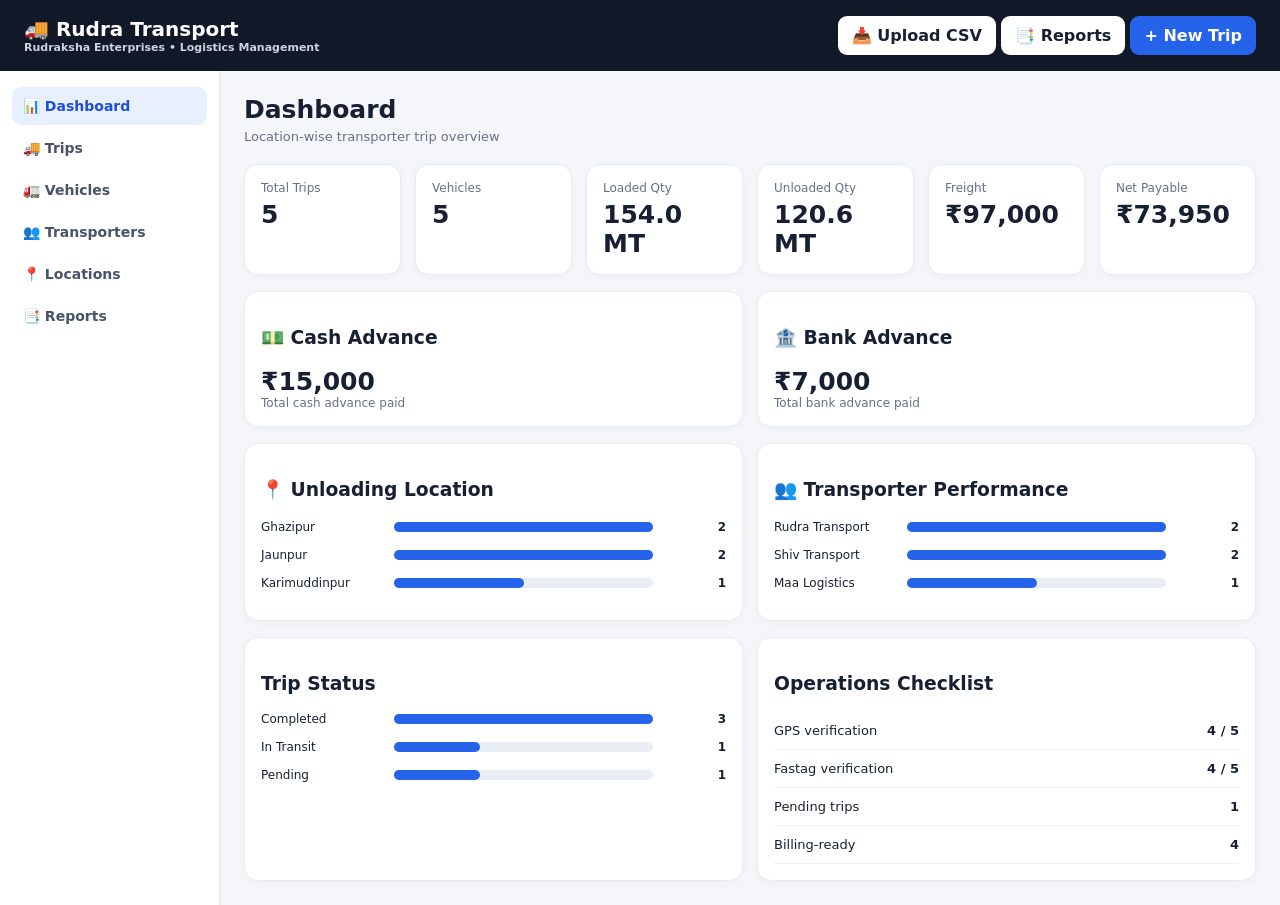
<file: index.html>
<!doctype html><html><head><meta charset='UTF-8'><meta name='viewport' content='width=device-width,initial-scale=1'><title>Dashboard | Rudra</title><link rel='stylesheet' href='style.css'></head><body><header class='top'><div class='brand'>🚚 Rudra Transport<small>Rudraksha Enterprises • Logistics Management</small></div><div><a class='btn' href='upload.html'>📥 Upload CSV</a> <a class='btn' href='reports.html'>📑 Reports</a> <a class='btn primary' href='trips.html'>+ New Trip</a></div></header><div class='layout'><nav><a class='nav active' href='index.html'>📊 Dashboard</a><a class='nav ' href='trips.html'>🚚 Trips</a><a class='nav ' href='vehicles.html'>🚛 Vehicles</a><a class='nav ' href='transporters.html'>👥 Transporters</a><a class='nav ' href='locations.html'>📍 Locations</a><a class='nav ' href='reports.html'>📑 Reports</a></nav><main><h1 class='title'>Dashboard</h1><p class='subtitle'>Location-wise transporter trip overview</p><div class='grid g6' id='kpi'></div><div class='grid g2' style='margin-top:16px'><div class='card'><h3>💵 Cash Advance</h3><div class='value' id='cashAdvance'>₹0</div><div class='muted'>Total cash advance paid</div></div><div class='card'><h3>🏦 Bank Advance</h3><div class='value' id='bankAdvance'>₹0</div><div class='muted'>Total bank advance paid</div></div></div><div class='grid g2' style='margin-top:16px'><div class='card'><h3>📍 Unloading Location</h3><div id='loc'></div></div><div class='card'><h3>👥 Transporter Performance</h3><div id='tr'></div></div></div><div class='grid g2' style='margin-top:16px'><div class='card'><h3>Trip Status</h3><div id='status'></div></div><div class='card'><h3>Operations Checklist</h3><div class='statrow'><span>GPS verification</span><b>4 / 5</b></div><div class='statrow'><span>Fastag verification</span><b>4 / 5</b></div><div class='statrow'><span>Pending trips</span><b>1</b></div><div class='statrow'><span>Billing-ready</span><b>4</b></div></div></div></main></div><script>const sampleTrips=[{tripId:'TR-1001',date:'2026-09-18',vehicleNo:'UP64BT1234',transporter:'Rudra Transport',loadingLocation:'Vindhyanagar',unloadingLocation:'Ghazipur',gatePassNo:'GP-901',challanNo:'CH-501',loadingQty:30,unloadingQty:29.6,freight:18500,cashAdvance:3000,bankAdvance:2000,deductions:300,hsdSlipNo:'HSD-701',gps:'Verified',fastag:'Verified',status:'Completed'},{tripId:'TR-1002',date:'2026-09-18',vehicleNo:'UP64CT5678',transporter:'Shiv Transport',loadingLocation:'Vindhyanagar',unloadingLocation:'Jaunpur',gatePassNo:'GP-902',challanNo:'CH-502',loadingQty:31,unloadingQty:30.7,freight:21000,cashAdvance:4000,bankAdvance:0,deductions:250,hsdSlipNo:'HSD-702',gps:'Verified',fastag:'Verified',status:'In Transit'},{tripId:'TR-1003',date:'2026-09-19',vehicleNo:'UP64DT7788',transporter:'Rudra Transport',loadingLocation:'Vindhyanagar',unloadingLocation:'Karimuddinpur',gatePassNo:'GP-903',challanNo:'CH-503',loadingQty:30,unloadingQty:29.8,freight:17500,cashAdvance:2500,bankAdvance:2500,deductions:200,hsdSlipNo:'HSD-703',gps:'Verified',fastag:'Pending',status:'Completed'},{tripId:'TR-1004',date:'2026-09-20',vehicleNo:'UP64ET8899',transporter:'Maa Logistics',loadingLocation:'Vindhyanagar',unloadingLocation:'Ghazipur',gatePassNo:'GP-904',challanNo:'CH-504',loadingQty:32,unloadingQty:0,freight:19000,cashAdvance:2000,bankAdvance:1000,deductions:0,hsdSlipNo:'HSD-704',gps:'Pending',fastag:'Verified',status:'Pending'},{tripId:'TR-1005',date:'2026-09-20',vehicleNo:'UP64FT9900',transporter:'Shiv Transport',loadingLocation:'Vindhyanagar',unloadingLocation:'Jaunpur',gatePassNo:'GP-905',challanNo:'CH-505',loadingQty:31,unloadingQty:30.5,freight:21000,cashAdvance:3500,bankAdvance:1500,deductions:300,hsdSlipNo:'HSD-705',gps:'Verified',fastag:'Verified',status:'Completed'}]; const trips=JSON.parse(localStorage.getItem('rudraTripsV1')||'null')||sampleTrips;</script><script>let money=n=>'₹'+Math.round(n).toLocaleString('en-IN');let fre=trips.reduce((s,x)=>s+x.freight,0),cash=trips.reduce((s,x)=>s+x.cashAdvance,0),bank=trips.reduce((s,x)=>s+x.bankAdvance,0),adv=cash+bank,ded=trips.reduce((s,x)=>s+x.deductions,0);document.getElementById('cashAdvance').textContent=money(cash);document.getElementById('bankAdvance').textContent=money(bank);document.getElementById('kpi').innerHTML=[['Total Trips',trips.length],['Vehicles',new Set(trips.map(x=>x.vehicleNo)).size],['Loaded Qty',trips.reduce((s,x)=>s+x.loadingQty,0).toFixed(1)+' MT'],['Unloaded Qty',trips.reduce((s,x)=>s+x.unloadingQty,0).toFixed(1)+' MT'],['Freight',money(fre)],['Net Payable',money(fre-adv-ded)]].map(x=>'<div class="card"><div class="label">'+x[0]+'</div><div class="value">'+x[1]+'</div></div>').join('');function bars(id,key){let o={};trips.forEach(x=>o[x[key]]=(o[x[key]]||0)+1);let mx=Math.max(1,...Object.values(o));document.getElementById(id).innerHTML=Object.entries(o).map(x=>'<div class="bar"><span class="name">'+x[0]+'</span><div class="track"><div class="fill" style="width:'+(x[1]/mx*100)+'%"></div></div><b>'+x[1]+'</b></div>').join('')}bars('loc','unloadingLocation');bars('tr','transporter');bars('status','status');</script></body></html>
</file>
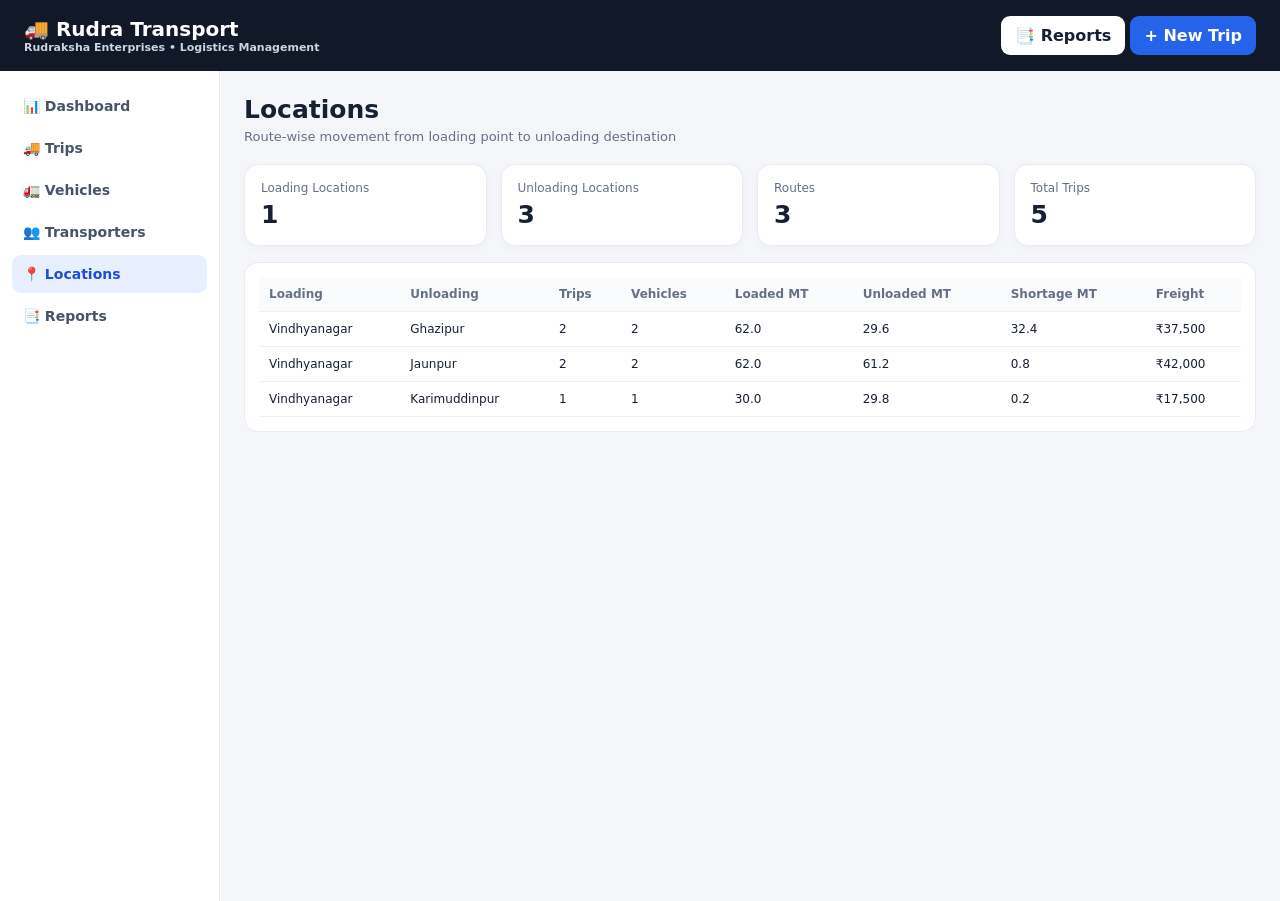
<file: locations.html>
<!doctype html><html><head><meta charset='UTF-8'><meta name='viewport' content='width=device-width,initial-scale=1'><title>Locations | Rudra</title><link rel='stylesheet' href='style.css'></head><body><header class='top'><div class='brand'>🚚 Rudra Transport<small>Rudraksha Enterprises • Logistics Management</small></div><div><a class='btn' href='reports.html'>📑 Reports</a> <a class='btn primary' href='trips.html'>+ New Trip</a></div></header><div class='layout'><nav><a class='nav ' href='index.html'>📊 Dashboard</a><a class='nav ' href='trips.html'>🚚 Trips</a><a class='nav ' href='vehicles.html'>🚛 Vehicles</a><a class='nav ' href='transporters.html'>👥 Transporters</a><a class='nav active' href='locations.html'>📍 Locations</a><a class='nav ' href='reports.html'>📑 Reports</a></nav><main><h1 class='title'>Locations</h1><p class='subtitle'>Route-wise movement from loading point to unloading destination</p><div class='grid g4' id='cards'></div><div class='tablebox'><table><thead><tr><th>Loading</th><th>Unloading</th><th>Trips</th><th>Vehicles</th><th>Loaded MT</th><th>Unloaded MT</th><th>Shortage MT</th><th>Freight</th></tr></thead><tbody id='rows'></tbody></table></div></main></div><script>const sampleTrips=[{tripId:'TR-1001',date:'2026-09-18',vehicleNo:'UP64BT1234',transporter:'Rudra Transport',loadingLocation:'Vindhyanagar',unloadingLocation:'Ghazipur',gatePassNo:'GP-901',challanNo:'CH-501',loadingQty:30,unloadingQty:29.6,freight:18500,cashAdvance:3000,bankAdvance:2000,deductions:300,hsdSlipNo:'HSD-701',gps:'Verified',fastag:'Verified',status:'Completed'},{tripId:'TR-1002',date:'2026-09-18',vehicleNo:'UP64CT5678',transporter:'Shiv Transport',loadingLocation:'Vindhyanagar',unloadingLocation:'Jaunpur',gatePassNo:'GP-902',challanNo:'CH-502',loadingQty:31,unloadingQty:30.7,freight:21000,cashAdvance:4000,bankAdvance:0,deductions:250,hsdSlipNo:'HSD-702',gps:'Verified',fastag:'Verified',status:'In Transit'},{tripId:'TR-1003',date:'2026-09-19',vehicleNo:'UP64DT7788',transporter:'Rudra Transport',loadingLocation:'Vindhyanagar',unloadingLocation:'Karimuddinpur',gatePassNo:'GP-903',challanNo:'CH-503',loadingQty:30,unloadingQty:29.8,freight:17500,cashAdvance:2500,bankAdvance:2500,deductions:200,hsdSlipNo:'HSD-703',gps:'Verified',fastag:'Pending',status:'Completed'},{tripId:'TR-1004',date:'2026-09-20',vehicleNo:'UP64ET8899',transporter:'Maa Logistics',loadingLocation:'Vindhyanagar',unloadingLocation:'Ghazipur',gatePassNo:'GP-904',challanNo:'CH-504',loadingQty:32,unloadingQty:0,freight:19000,cashAdvance:2000,bankAdvance:1000,deductions:0,hsdSlipNo:'HSD-704',gps:'Pending',fastag:'Verified',status:'Pending'},{tripId:'TR-1005',date:'2026-09-20',vehicleNo:'UP64FT9900',transporter:'Shiv Transport',loadingLocation:'Vindhyanagar',unloadingLocation:'Jaunpur',gatePassNo:'GP-905',challanNo:'CH-505',loadingQty:31,unloadingQty:30.5,freight:21000,cashAdvance:3500,bankAdvance:1500,deductions:300,hsdSlipNo:'HSD-705',gps:'Verified',fastag:'Verified',status:'Completed'}]; const trips=JSON.parse(localStorage.getItem('rudraTripsV1')||'null')||sampleTrips;</script><script>let m={};trips.forEach(x=>{let k=x.loadingLocation+'|'+x.unloadingLocation;if(!m[k])m[k]={load:x.loadingLocation,unload:x.unloadingLocation,trips:0,vehicles:new Set(),qty:0,uq:0,freight:0};let v=m[k];v.trips++;v.vehicles.add(x.vehicleNo);v.qty+=x.loadingQty;v.uq+=x.unloadingQty;v.freight+=x.freight});let a=Object.values(m),money=n=>'₹'+Math.round(n).toLocaleString('en-IN');document.getElementById('cards').innerHTML=[['Loading Locations',new Set(trips.map(x=>x.loadingLocation)).size],['Unloading Locations',new Set(trips.map(x=>x.unloadingLocation)).size],['Routes',a.length],['Total Trips',trips.length]].map(x=>'<div class="card"><div class="label">'+x[0]+'</div><div class="value">'+x[1]+'</div></div>').join('');document.getElementById('rows').innerHTML=a.map(x=>'<tr><td>'+x.load+'</td><td>'+x.unload+'</td><td>'+x.trips+'</td><td>'+x.vehicles.size+'</td><td>'+x.qty.toFixed(1)+'</td><td>'+x.uq.toFixed(1)+'</td><td>'+((x.qty-x.uq).toFixed(1))+'</td><td>'+money(x.freight)+'</td></tr>').join('');</script></body></html>
</file>
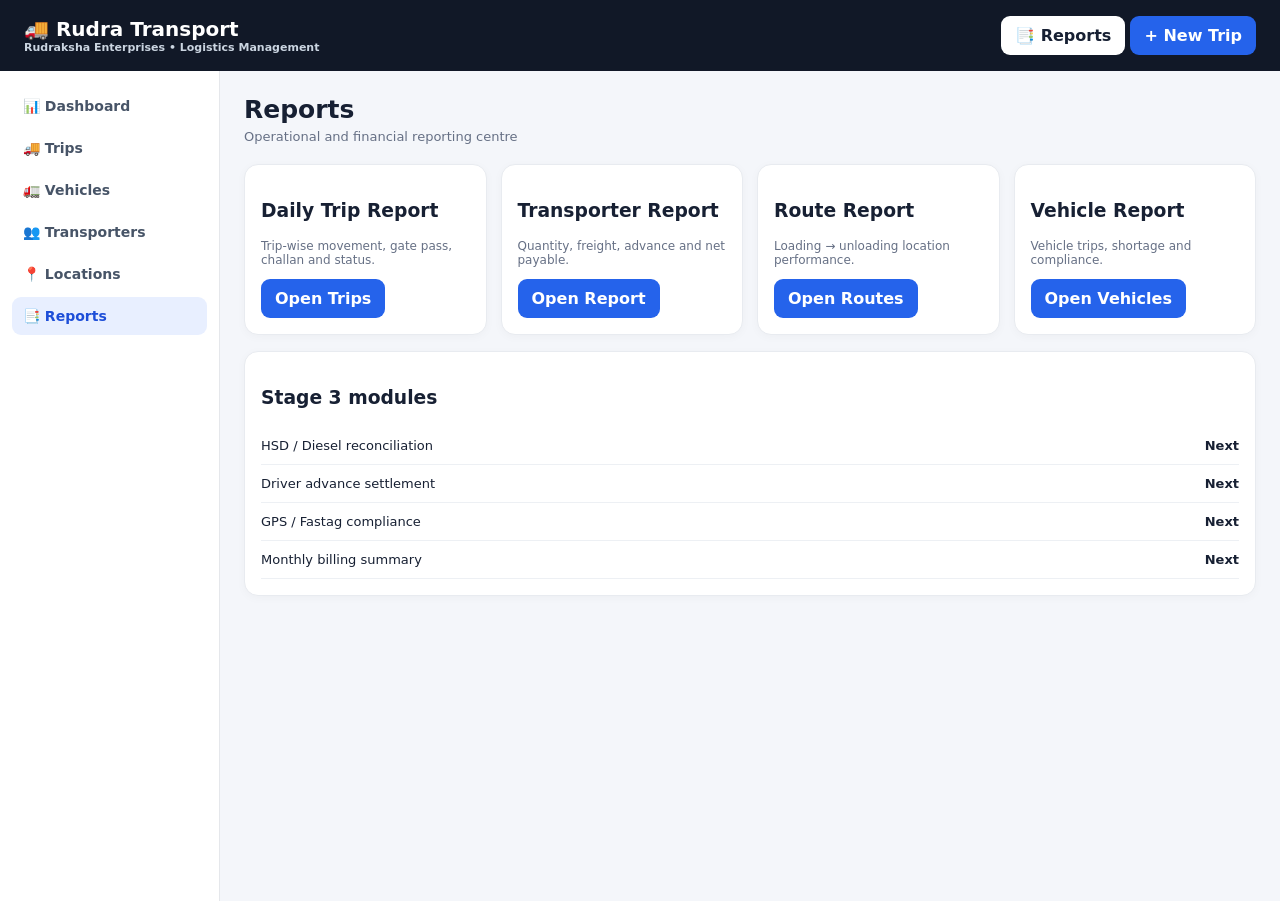
<file: reports.html>
<!doctype html><html><head><meta charset='UTF-8'><meta name='viewport' content='width=device-width,initial-scale=1'><title>Reports | Rudra</title><link rel='stylesheet' href='style.css'></head><body><header class='top'><div class='brand'>🚚 Rudra Transport<small>Rudraksha Enterprises • Logistics Management</small></div><div><a class='btn' href='reports.html'>📑 Reports</a> <a class='btn primary' href='trips.html'>+ New Trip</a></div></header><div class='layout'><nav><a class='nav ' href='index.html'>📊 Dashboard</a><a class='nav ' href='trips.html'>🚚 Trips</a><a class='nav ' href='vehicles.html'>🚛 Vehicles</a><a class='nav ' href='transporters.html'>👥 Transporters</a><a class='nav ' href='locations.html'>📍 Locations</a><a class='nav active' href='reports.html'>📑 Reports</a></nav><main><h1 class='title'>Reports</h1><p class='subtitle'>Operational and financial reporting centre</p><div class='grid g4'><div class='card'><h3>Daily Trip Report</h3><p class='muted'>Trip-wise movement, gate pass, challan and status.</p><a class='btn primary' href='trips.html'>Open Trips</a></div><div class='card'><h3>Transporter Report</h3><p class='muted'>Quantity, freight, advance and net payable.</p><a class='btn primary' href='transporters.html'>Open Report</a></div><div class='card'><h3>Route Report</h3><p class='muted'>Loading → unloading location performance.</p><a class='btn primary' href='locations.html'>Open Routes</a></div><div class='card'><h3>Vehicle Report</h3><p class='muted'>Vehicle trips, shortage and compliance.</p><a class='btn primary' href='vehicles.html'>Open Vehicles</a></div></div><div class='card' style='margin-top:16px'><h3>Stage 3 modules</h3><div class='statrow'><span>HSD / Diesel reconciliation</span><b>Next</b></div><div class='statrow'><span>Driver advance settlement</span><b>Next</b></div><div class='statrow'><span>GPS / Fastag compliance</span><b>Next</b></div><div class='statrow'><span>Monthly billing summary</span><b>Next</b></div></div></main></div><script>const trips=[{tripId:'TR-1001',date:'2026-09-18',vehicleNo:'UP64BT1234',transporter:'Rudra Transport',loadingLocation:'Vindhyanagar',unloadingLocation:'Ghazipur',gatePassNo:'GP-901',challanNo:'CH-501',loadingQty:30,unloadingQty:29.6,freight:18500,cashAdvance:3000,bankAdvance:2000,deductions:300,hsdSlipNo:'HSD-701',gps:'Verified',fastag:'Verified',status:'Completed'},{tripId:'TR-1002',date:'2026-09-18',vehicleNo:'UP64CT5678',transporter:'Shiv Transport',loadingLocation:'Vindhyanagar',unloadingLocation:'Jaunpur',gatePassNo:'GP-902',challanNo:'CH-502',loadingQty:31,unloadingQty:30.7,freight:21000,cashAdvance:4000,bankAdvance:0,deductions:250,hsdSlipNo:'HSD-702',gps:'Verified',fastag:'Verified',status:'In Transit'},{tripId:'TR-1003',date:'2026-09-19',vehicleNo:'UP64DT7788',transporter:'Rudra Transport',loadingLocation:'Vindhyanagar',unloadingLocation:'Karimuddinpur',gatePassNo:'GP-903',challanNo:'CH-503',loadingQty:30,unloadingQty:29.8,freight:17500,cashAdvance:2500,bankAdvance:2500,deductions:200,hsdSlipNo:'HSD-703',gps:'Verified',fastag:'Pending',status:'Completed'},{tripId:'TR-1004',date:'2026-09-20',vehicleNo:'UP64ET8899',transporter:'Maa Logistics',loadingLocation:'Vindhyanagar',unloadingLocation:'Ghazipur',gatePassNo:'GP-904',challanNo:'CH-504',loadingQty:32,unloadingQty:0,freight:19000,cashAdvance:2000,bankAdvance:1000,deductions:0,hsdSlipNo:'HSD-704',gps:'Pending',fastag:'Verified',status:'Pending'},{tripId:'TR-1005',date:'2026-09-20',vehicleNo:'UP64FT9900',transporter:'Shiv Transport',loadingLocation:'Vindhyanagar',unloadingLocation:'Jaunpur',gatePassNo:'GP-905',challanNo:'CH-505',loadingQty:31,unloadingQty:30.5,freight:21000,cashAdvance:3500,bankAdvance:1500,deductions:300,hsdSlipNo:'HSD-705',gps:'Verified',fastag:'Verified',status:'Completed'}];</script><script></script></body></html>
</file>
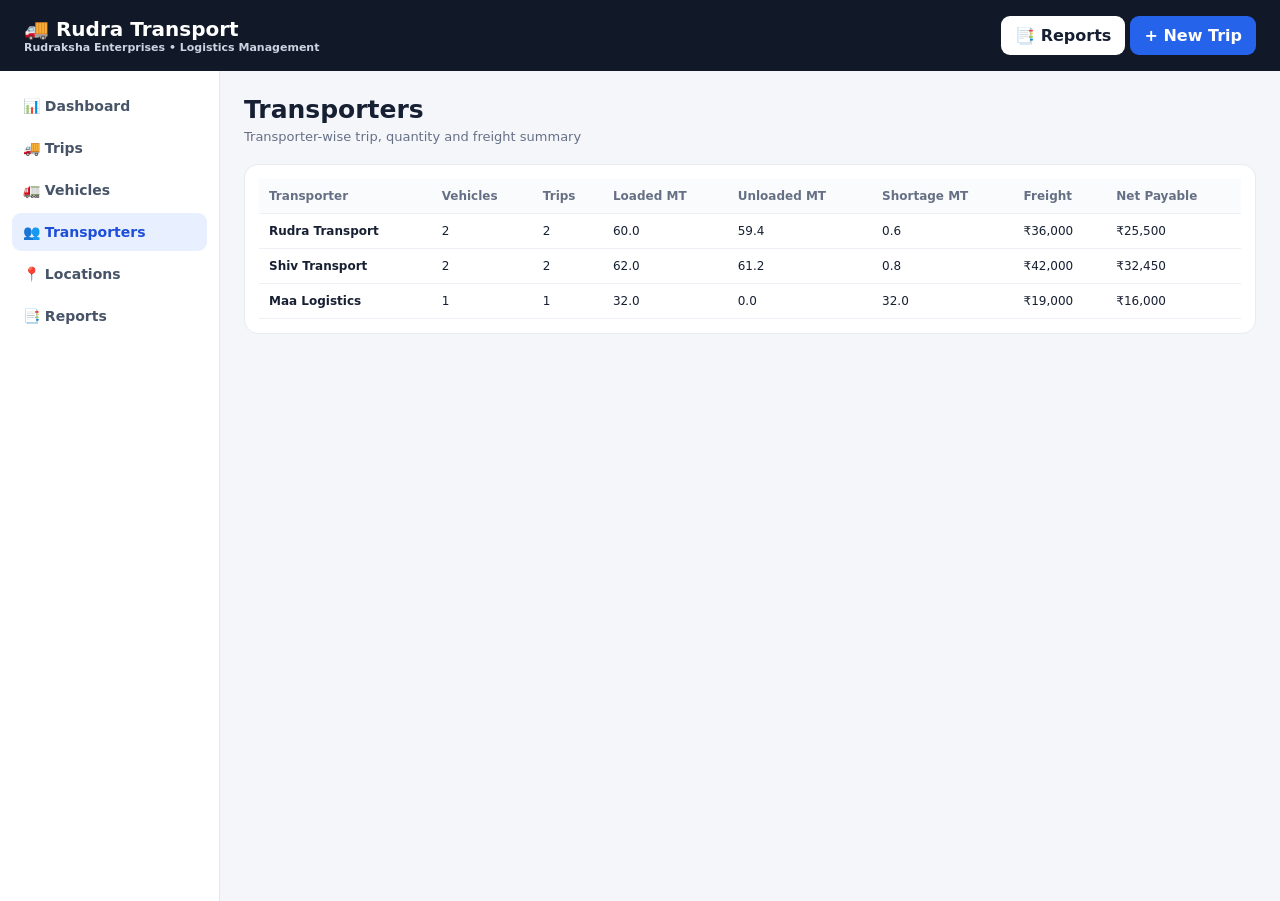
<file: transporters.html>
<!doctype html><html><head><meta charset='UTF-8'><meta name='viewport' content='width=device-width,initial-scale=1'><title>Transporters | Rudra</title><link rel='stylesheet' href='style.css'></head><body><header class='top'><div class='brand'>🚚 Rudra Transport<small>Rudraksha Enterprises • Logistics Management</small></div><div><a class='btn' href='reports.html'>📑 Reports</a> <a class='btn primary' href='trips.html'>+ New Trip</a></div></header><div class='layout'><nav><a class='nav ' href='index.html'>📊 Dashboard</a><a class='nav ' href='trips.html'>🚚 Trips</a><a class='nav ' href='vehicles.html'>🚛 Vehicles</a><a class='nav active' href='transporters.html'>👥 Transporters</a><a class='nav ' href='locations.html'>📍 Locations</a><a class='nav ' href='reports.html'>📑 Reports</a></nav><main><h1 class='title'>Transporters</h1><p class='subtitle'>Transporter-wise trip, quantity and freight summary</p><div class='tablebox'><table><thead><tr><th>Transporter</th><th>Vehicles</th><th>Trips</th><th>Loaded MT</th><th>Unloaded MT</th><th>Shortage MT</th><th>Freight</th><th>Net Payable</th></tr></thead><tbody id='rows'></tbody></table></div></main></div><script>const sampleTrips=[{tripId:'TR-1001',date:'2026-09-18',vehicleNo:'UP64BT1234',transporter:'Rudra Transport',loadingLocation:'Vindhyanagar',unloadingLocation:'Ghazipur',gatePassNo:'GP-901',challanNo:'CH-501',loadingQty:30,unloadingQty:29.6,freight:18500,cashAdvance:3000,bankAdvance:2000,deductions:300,hsdSlipNo:'HSD-701',gps:'Verified',fastag:'Verified',status:'Completed'},{tripId:'TR-1002',date:'2026-09-18',vehicleNo:'UP64CT5678',transporter:'Shiv Transport',loadingLocation:'Vindhyanagar',unloadingLocation:'Jaunpur',gatePassNo:'GP-902',challanNo:'CH-502',loadingQty:31,unloadingQty:30.7,freight:21000,cashAdvance:4000,bankAdvance:0,deductions:250,hsdSlipNo:'HSD-702',gps:'Verified',fastag:'Verified',status:'In Transit'},{tripId:'TR-1003',date:'2026-09-19',vehicleNo:'UP64DT7788',transporter:'Rudra Transport',loadingLocation:'Vindhyanagar',unloadingLocation:'Karimuddinpur',gatePassNo:'GP-903',challanNo:'CH-503',loadingQty:30,unloadingQty:29.8,freight:17500,cashAdvance:2500,bankAdvance:2500,deductions:200,hsdSlipNo:'HSD-703',gps:'Verified',fastag:'Pending',status:'Completed'},{tripId:'TR-1004',date:'2026-09-20',vehicleNo:'UP64ET8899',transporter:'Maa Logistics',loadingLocation:'Vindhyanagar',unloadingLocation:'Ghazipur',gatePassNo:'GP-904',challanNo:'CH-504',loadingQty:32,unloadingQty:0,freight:19000,cashAdvance:2000,bankAdvance:1000,deductions:0,hsdSlipNo:'HSD-704',gps:'Pending',fastag:'Verified',status:'Pending'},{tripId:'TR-1005',date:'2026-09-20',vehicleNo:'UP64FT9900',transporter:'Shiv Transport',loadingLocation:'Vindhyanagar',unloadingLocation:'Jaunpur',gatePassNo:'GP-905',challanNo:'CH-505',loadingQty:31,unloadingQty:30.5,freight:21000,cashAdvance:3500,bankAdvance:1500,deductions:300,hsdSlipNo:'HSD-705',gps:'Verified',fastag:'Verified',status:'Completed'}]; const trips=JSON.parse(localStorage.getItem('rudraTripsV1')||'null')||sampleTrips;</script><script>let m={};trips.forEach(x=>{if(!m[x.transporter])m[x.transporter]={name:x.transporter,vehicles:new Set(),trips:0,load:0,unload:0,freight:0,advance:0,ded:0};let v=m[x.transporter];v.vehicles.add(x.vehicleNo);v.trips++;v.load+=x.loadingQty;v.unload+=x.unloadingQty;v.freight+=x.freight;v.advance+=x.cashAdvance+x.bankAdvance;v.ded+=x.deductions});let money=n=>'₹'+Math.round(n).toLocaleString('en-IN');document.getElementById('rows').innerHTML=Object.values(m).map(x=>'<tr><td><b>'+x.name+'</b></td><td>'+x.vehicles.size+'</td><td>'+x.trips+'</td><td>'+x.load.toFixed(1)+'</td><td>'+x.unload.toFixed(1)+'</td><td>'+((x.load-x.unload).toFixed(1))+'</td><td>'+money(x.freight)+'</td><td>'+money(x.freight-x.advance-x.ded)+'</td></tr>').join('');</script></body></html>
</file>
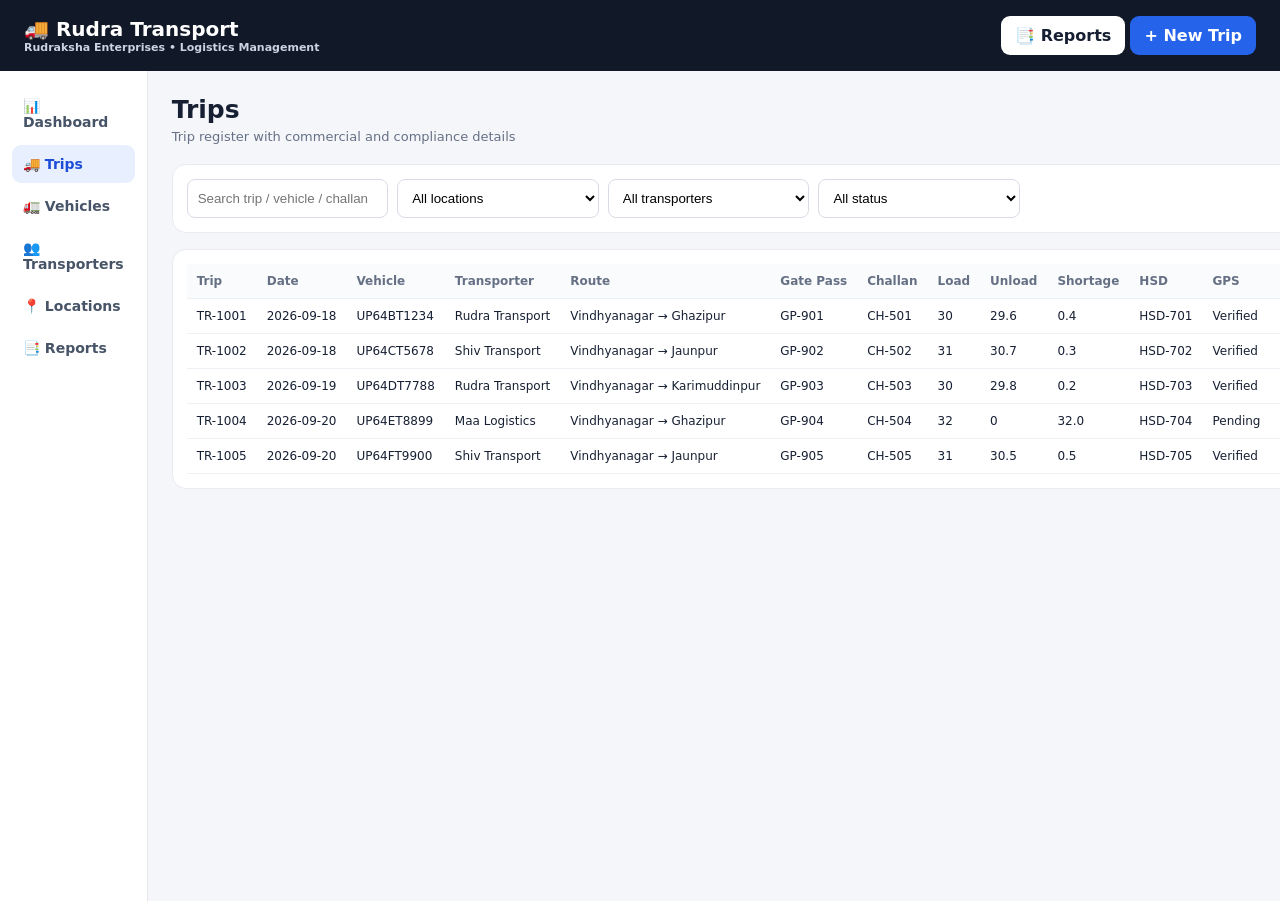
<file: trips.html>
<!doctype html><html><head><meta charset='UTF-8'><meta name='viewport' content='width=device-width,initial-scale=1'><title>Trips | Rudra</title><link rel='stylesheet' href='style.css'></head><body><header class='top'><div class='brand'>🚚 Rudra Transport<small>Rudraksha Enterprises • Logistics Management</small></div><div><a class='btn' href='reports.html'>📑 Reports</a> <a class='btn primary' href='trips.html'>+ New Trip</a></div></header><div class='layout'><nav><a class='nav ' href='index.html'>📊 Dashboard</a><a class='nav active' href='trips.html'>🚚 Trips</a><a class='nav ' href='vehicles.html'>🚛 Vehicles</a><a class='nav ' href='transporters.html'>👥 Transporters</a><a class='nav ' href='locations.html'>📍 Locations</a><a class='nav ' href='reports.html'>📑 Reports</a></nav><main><h1 class='title'>Trips</h1><p class='subtitle'>Trip register with commercial and compliance details</p><div class='filters'><input id='q' placeholder='Search trip / vehicle / challan'><select id='u'><option value=''>All locations</option></select><select id='t'><option value=''>All transporters</option></select><select id='s'><option value=''>All status</option><option>Completed</option><option>In Transit</option><option>Pending</option></select></div><div class='tablebox'><table><thead><tr><th>Trip</th><th>Date</th><th>Vehicle</th><th>Transporter</th><th>Route</th><th>Gate Pass</th><th>Challan</th><th>Load</th><th>Unload</th><th>Shortage</th><th>HSD</th><th>GPS</th><th>Fastag</th><th>Status</th></tr></thead><tbody id='rows'></tbody></table></div></main></div><script>const sampleTrips=[{tripId:'TR-1001',date:'2026-09-18',vehicleNo:'UP64BT1234',transporter:'Rudra Transport',loadingLocation:'Vindhyanagar',unloadingLocation:'Ghazipur',gatePassNo:'GP-901',challanNo:'CH-501',loadingQty:30,unloadingQty:29.6,freight:18500,cashAdvance:3000,bankAdvance:2000,deductions:300,hsdSlipNo:'HSD-701',gps:'Verified',fastag:'Verified',status:'Completed'},{tripId:'TR-1002',date:'2026-09-18',vehicleNo:'UP64CT5678',transporter:'Shiv Transport',loadingLocation:'Vindhyanagar',unloadingLocation:'Jaunpur',gatePassNo:'GP-902',challanNo:'CH-502',loadingQty:31,unloadingQty:30.7,freight:21000,cashAdvance:4000,bankAdvance:0,deductions:250,hsdSlipNo:'HSD-702',gps:'Verified',fastag:'Verified',status:'In Transit'},{tripId:'TR-1003',date:'2026-09-19',vehicleNo:'UP64DT7788',transporter:'Rudra Transport',loadingLocation:'Vindhyanagar',unloadingLocation:'Karimuddinpur',gatePassNo:'GP-903',challanNo:'CH-503',loadingQty:30,unloadingQty:29.8,freight:17500,cashAdvance:2500,bankAdvance:2500,deductions:200,hsdSlipNo:'HSD-703',gps:'Verified',fastag:'Pending',status:'Completed'},{tripId:'TR-1004',date:'2026-09-20',vehicleNo:'UP64ET8899',transporter:'Maa Logistics',loadingLocation:'Vindhyanagar',unloadingLocation:'Ghazipur',gatePassNo:'GP-904',challanNo:'CH-504',loadingQty:32,unloadingQty:0,freight:19000,cashAdvance:2000,bankAdvance:1000,deductions:0,hsdSlipNo:'HSD-704',gps:'Pending',fastag:'Verified',status:'Pending'},{tripId:'TR-1005',date:'2026-09-20',vehicleNo:'UP64FT9900',transporter:'Shiv Transport',loadingLocation:'Vindhyanagar',unloadingLocation:'Jaunpur',gatePassNo:'GP-905',challanNo:'CH-505',loadingQty:31,unloadingQty:30.5,freight:21000,cashAdvance:3500,bankAdvance:1500,deductions:300,hsdSlipNo:'HSD-705',gps:'Verified',fastag:'Verified',status:'Completed'}]; const trips=JSON.parse(localStorage.getItem('rudraTripsV1')||'null')||sampleTrips;</script><script>let current=trips;function render(){let q=document.getElementById('q').value.toLowerCase(),u=document.getElementById('u').value,t=document.getElementById('t').value,s=document.getElementById('s').value;current=trips.filter(x=>(!q||Object.values(x).join(' ').toLowerCase().includes(q))&&(!u||x.unloadingLocation==u)&&(!t||x.transporter==t)&&(!s||x.status==s));document.getElementById('rows').innerHTML=current.map(x=>'<tr><td>'+x.tripId+'</td><td>'+x.date+'</td><td>'+x.vehicleNo+'</td><td>'+x.transporter+'</td><td>'+x.loadingLocation+' → '+x.unloadingLocation+'</td><td>'+x.gatePassNo+'</td><td>'+x.challanNo+'</td><td>'+x.loadingQty+'</td><td>'+x.unloadingQty+'</td><td>'+((x.loadingQty-x.unloadingQty).toFixed(1))+'</td><td>'+x.hsdSlipNo+'</td><td>'+x.gps+'</td><td>'+x.fastag+'</td><td><span class="badge '+x.status.replace(' ','')+'">'+x.status+'</span></td></tr>').join('')}function fill(id,a){a.forEach(v=>document.getElementById(id).innerHTML+='<option>'+v+'</option>')}fill('u',[...new Set(trips.map(x=>x.unloadingLocation))]);fill('t',[...new Set(trips.map(x=>x.transporter))]);['q','u','t','s'].forEach(id=>document.getElementById(id).addEventListener('input',render));render();</script></body></html>
</file>
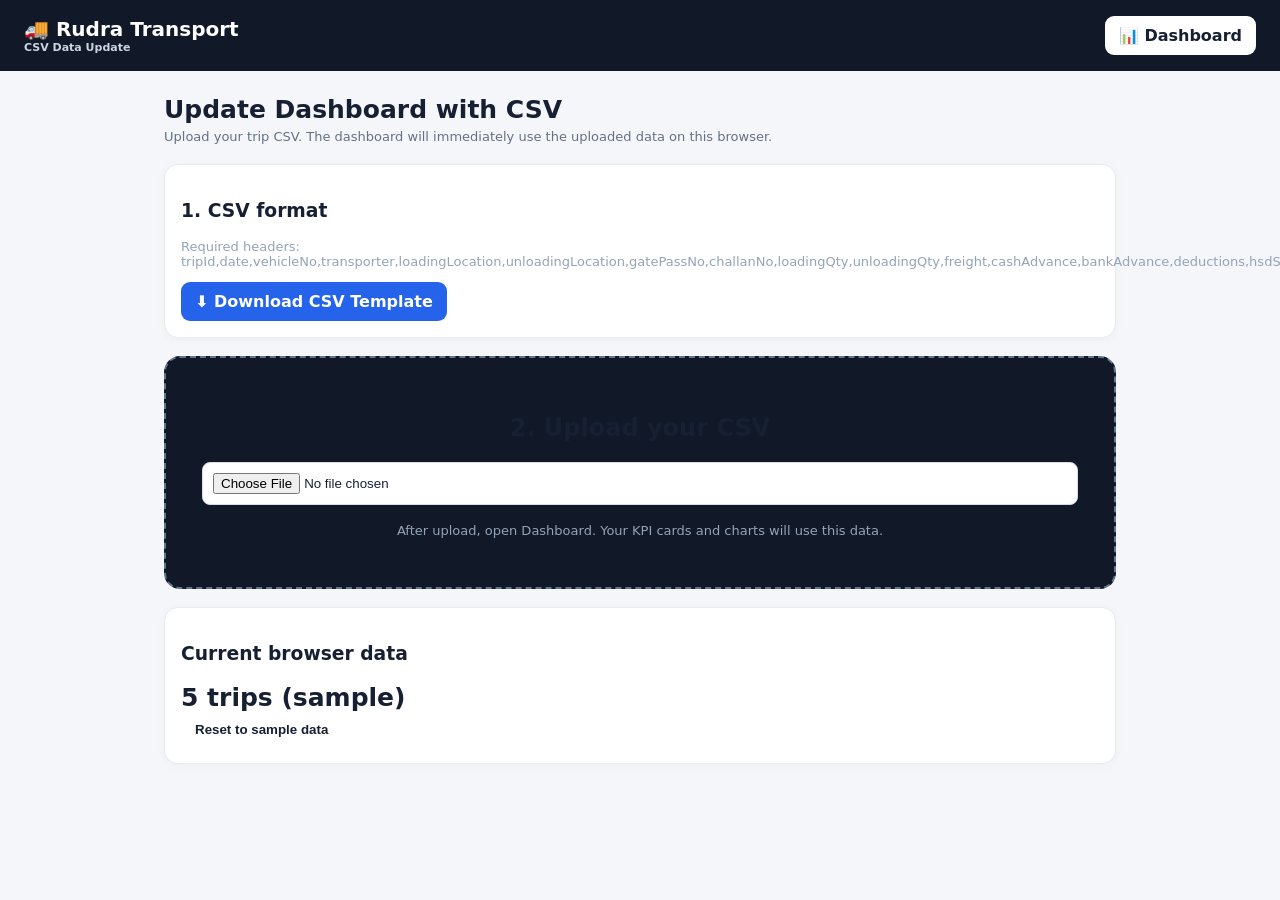
<file: upload.html>
<!doctype html>
<html lang="en">
<head>
<meta charset="UTF-8"><meta name="viewport" content="width=device-width,initial-scale=1">
<title>Upload CSV | Rudra</title><link rel="stylesheet" href="style.css">
<style>
.wrap{max-width:1000px;margin:auto;padding:24px}.drop{border:2px dashed #64748b;border-radius:16px;padding:36px;text-align:center;background:#111827}.drop input{margin:18px auto;display:block}.hint{font-size:13px;color:#94a3b8}.success{padding:14px;border-radius:10px;background:#064e3b;margin-top:16px}.error{padding:14px;border-radius:10px;background:#7f1d1d;margin-top:16px}table{width:100%;border-collapse:collapse;margin-top:20px;font-size:12px}th,td{padding:8px;border-bottom:1px solid #334155;text-align:left}
</style></head>
<body>
<header class="top"><div class="brand">🚚 Rudra Transport<small>CSV Data Update</small></div><div><a class="btn" href="index.html">📊 Dashboard</a></div></header>
<div class="wrap">
<h1 class="title">Update Dashboard with CSV</h1>
<p class="subtitle">Upload your trip CSV. The dashboard will immediately use the uploaded data on this browser.</p>
<div class="card">
<h3>1. CSV format</h3>
<p class="hint">Required headers: tripId,date,vehicleNo,transporter,loadingLocation,unloadingLocation,gatePassNo,challanNo,loadingQty,unloadingQty,freight,cashAdvance,bankAdvance,deductions,hsdSlipNo,gps,fastag,status</p>
<a class="btn primary" href="csv-template.csv" download>⬇ Download CSV Template</a>
</div>
<div class="drop" style="margin-top:18px">
<h2>2. Upload your CSV</h2>
<input id="file" type="file" accept=".csv,text/csv">
<p class="hint">After upload, open Dashboard. Your KPI cards and charts will use this data.</p>
</div>
<div id="msg"></div>
<div class="card" style="margin-top:18px">
<h3>Current browser data</h3><div id="count" class="value">0 trips</div>
<button class="btn" id="clear">Reset to sample data</button>
</div>
</div>
<script>
const KEY='rudraTripsV1';
const headers=['tripId','date','vehicleNo','transporter','loadingLocation','unloadingLocation','gatePassNo','challanNo','loadingQty','unloadingQty','freight','cashAdvance','bankAdvance','deductions','hsdSlipNo','gps','fastag','status'];
function parseCSV(text){
  const rows=[]; let row=[], cell='', quoted=false;
  for(let i=0;i<text.length;i++){const c=text[i],n=text[i+1];
    if(c==='"'){if(quoted&&n==='"'){cell+='"';i++;}else quoted=!quoted;}
    else if(c===','&&!quoted){row.push(cell.trim());cell='';}
    else if((c==='\n'||c==='\r')&&!quoted){if(c==='\r'&&n==='\n')i++;row.push(cell.trim());cell='';if(row.some(v=>v!=='')){rows.push(row)}row=[];}
    else cell+=c;
  }
  if(cell!==''||row.length){row.push(cell.trim());if(row.some(v=>v!==''))rows.push(row);}
  return rows;
}
function num(v){const n=Number(String(v??'').replace(/,/g,''));return Number.isFinite(n)?n:0}
function normalize(obj){return {...obj,loadingQty:num(obj.loadingQty),unloadingQty:num(obj.unloadingQty),freight:num(obj.freight),cashAdvance:num(obj.cashAdvance),bankAdvance:num(obj.bankAdvance),deductions:num(obj.deductions)}}
document.getElementById('file').addEventListener('change',e=>{
 const f=e.target.files[0]; if(!f)return;
 const reader=new FileReader();
 reader.onload=()=>{
  try{
   const rows=parseCSV(reader.result);
   if(rows.length<2)throw new Error('CSV has no data rows.');
   const hdr=rows[0].map(x=>x.replace(/^\uFEFF/,'').trim());
   const missing=headers.filter(h=>!hdr.includes(h));
   if(missing.length)throw new Error('Missing headers: '+missing.join(', '));
   const trips=rows.slice(1).map(r=>{const o={};headers.forEach(h=>o[h]=r[hdr.indexOf(h)]??'');return normalize(o)}).filter(x=>x.tripId||x.vehicleNo);
   if(!trips.length)throw new Error('No valid trip rows found.');
   localStorage.setItem(KEY,JSON.stringify(trips));
   document.getElementById('msg').innerHTML='<div class="success">✅ '+trips.length+' trips uploaded successfully. <a href="index.html">Open Dashboard →</a></div>';
   document.getElementById('count').textContent=trips.length+' trips';
  }catch(err){document.getElementById('msg').innerHTML='<div class="error">❌ '+err.message+'</div>'}
 };
 reader.readAsText(f);
});
function refresh(){const d=JSON.parse(localStorage.getItem(KEY)||'null');document.getElementById('count').textContent=(d?d.length:5)+' trips '+(d?'(uploaded)':'(sample)')}
document.getElementById('clear').onclick=()=>{localStorage.removeItem(KEY);refresh();document.getElementById('msg').innerHTML='<div class="success">Sample data restored. Upload a CSV whenever you are ready.</div>'};
refresh();
</script></body></html>
</file>
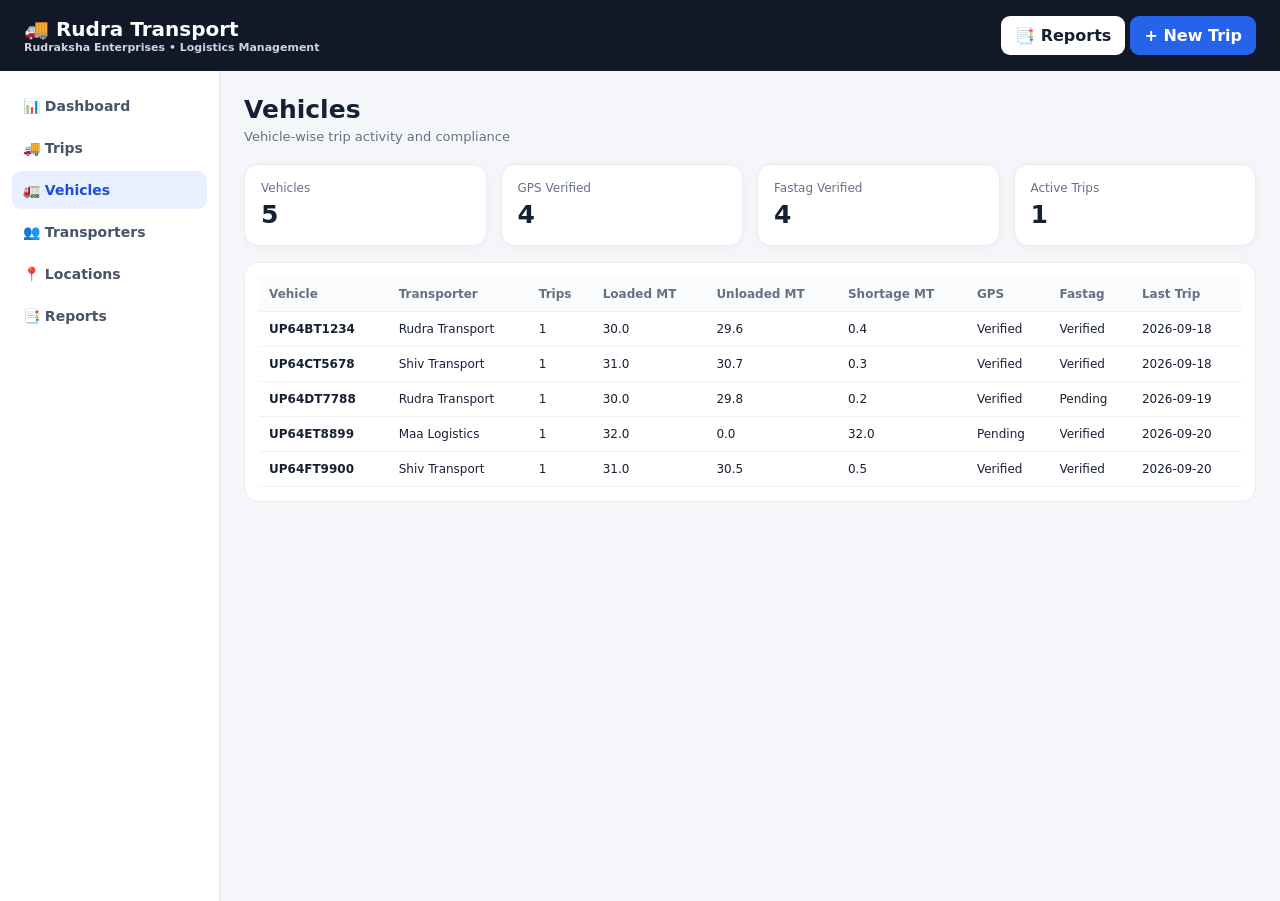
<file: vehicles.html>
<!doctype html><html><head><meta charset='UTF-8'><meta name='viewport' content='width=device-width,initial-scale=1'><title>Vehicles | Rudra</title><link rel='stylesheet' href='style.css'></head><body><header class='top'><div class='brand'>🚚 Rudra Transport<small>Rudraksha Enterprises • Logistics Management</small></div><div><a class='btn' href='reports.html'>📑 Reports</a> <a class='btn primary' href='trips.html'>+ New Trip</a></div></header><div class='layout'><nav><a class='nav ' href='index.html'>📊 Dashboard</a><a class='nav ' href='trips.html'>🚚 Trips</a><a class='nav active' href='vehicles.html'>🚛 Vehicles</a><a class='nav ' href='transporters.html'>👥 Transporters</a><a class='nav ' href='locations.html'>📍 Locations</a><a class='nav ' href='reports.html'>📑 Reports</a></nav><main><h1 class='title'>Vehicles</h1><p class='subtitle'>Vehicle-wise trip activity and compliance</p><div class='grid g4' id='cards'></div><div class='tablebox'><table><thead><tr><th>Vehicle</th><th>Transporter</th><th>Trips</th><th>Loaded MT</th><th>Unloaded MT</th><th>Shortage MT</th><th>GPS</th><th>Fastag</th><th>Last Trip</th></tr></thead><tbody id='rows'></tbody></table></div></main></div><script>const sampleTrips=[{tripId:'TR-1001',date:'2026-09-18',vehicleNo:'UP64BT1234',transporter:'Rudra Transport',loadingLocation:'Vindhyanagar',unloadingLocation:'Ghazipur',gatePassNo:'GP-901',challanNo:'CH-501',loadingQty:30,unloadingQty:29.6,freight:18500,cashAdvance:3000,bankAdvance:2000,deductions:300,hsdSlipNo:'HSD-701',gps:'Verified',fastag:'Verified',status:'Completed'},{tripId:'TR-1002',date:'2026-09-18',vehicleNo:'UP64CT5678',transporter:'Shiv Transport',loadingLocation:'Vindhyanagar',unloadingLocation:'Jaunpur',gatePassNo:'GP-902',challanNo:'CH-502',loadingQty:31,unloadingQty:30.7,freight:21000,cashAdvance:4000,bankAdvance:0,deductions:250,hsdSlipNo:'HSD-702',gps:'Verified',fastag:'Verified',status:'In Transit'},{tripId:'TR-1003',date:'2026-09-19',vehicleNo:'UP64DT7788',transporter:'Rudra Transport',loadingLocation:'Vindhyanagar',unloadingLocation:'Karimuddinpur',gatePassNo:'GP-903',challanNo:'CH-503',loadingQty:30,unloadingQty:29.8,freight:17500,cashAdvance:2500,bankAdvance:2500,deductions:200,hsdSlipNo:'HSD-703',gps:'Verified',fastag:'Pending',status:'Completed'},{tripId:'TR-1004',date:'2026-09-20',vehicleNo:'UP64ET8899',transporter:'Maa Logistics',loadingLocation:'Vindhyanagar',unloadingLocation:'Ghazipur',gatePassNo:'GP-904',challanNo:'CH-504',loadingQty:32,unloadingQty:0,freight:19000,cashAdvance:2000,bankAdvance:1000,deductions:0,hsdSlipNo:'HSD-704',gps:'Pending',fastag:'Verified',status:'Pending'},{tripId:'TR-1005',date:'2026-09-20',vehicleNo:'UP64FT9900',transporter:'Shiv Transport',loadingLocation:'Vindhyanagar',unloadingLocation:'Jaunpur',gatePassNo:'GP-905',challanNo:'CH-505',loadingQty:31,unloadingQty:30.5,freight:21000,cashAdvance:3500,bankAdvance:1500,deductions:300,hsdSlipNo:'HSD-705',gps:'Verified',fastag:'Verified',status:'Completed'}]; const trips=JSON.parse(localStorage.getItem('rudraTripsV1')||'null')||sampleTrips;</script><script>let m={};trips.forEach(x=>{if(!m[x.vehicleNo])m[x.vehicleNo]={vehicle:x.vehicleNo,transporter:x.transporter,trips:0,load:0,unload:0,last:x.date,gps:x.gps,fastag:x.fastag};let v=m[x.vehicleNo];v.trips++;v.load+=x.loadingQty;v.unload+=x.unloadingQty;if(x.date>v.last)v.last=x.date});let a=Object.values(m);document.getElementById('cards').innerHTML=[['Vehicles',a.length],['GPS Verified',a.filter(x=>x.gps=='Verified').length],['Fastag Verified',a.filter(x=>x.fastag=='Verified').length],['Active Trips',trips.filter(x=>x.status=='In Transit').length]].map(x=>'<div class="card"><div class="label">'+x[0]+'</div><div class="value">'+x[1]+'</div></div>').join('');document.getElementById('rows').innerHTML=a.map(x=>'<tr><td><b>'+x.vehicle+'</b></td><td>'+x.transporter+'</td><td>'+x.trips+'</td><td>'+x.load.toFixed(1)+'</td><td>'+x.unload.toFixed(1)+'</td><td>'+((x.load-x.unload).toFixed(1))+'</td><td>'+x.gps+'</td><td>'+x.fastag+'</td><td>'+x.last+'</td></tr>').join('');</script></body></html>
</file>
<file: style.css>
*{box-sizing:border-box}body{margin:0;font-family:Inter,system-ui,sans-serif;background:#f4f6fa;color:#172033}.top{background:#111827;color:#fff;padding:16px 24px;display:flex;align-items:center;justify-content:space-between}.brand{font-weight:800;font-size:20px}.brand small{display:block;font-size:11px;color:#cbd5e1}.layout{display:flex;min-height:calc(100vh - 70px)}nav{width:220px;background:#fff;border-right:1px solid #e5e7eb;padding:12px}.nav{display:block;padding:11px;margin:4px 0;border-radius:9px;color:#475467;text-decoration:none;font-weight:650;font-size:14px}.nav:hover,.nav.active{background:#e8efff;color:#1d4ed8}main{flex:1;padding:24px;max-width:1600px}.title{margin:0;font-size:25px}.subtitle{color:#667085;font-size:13px;margin:5px 0 20px}.btn{border:0;border-radius:9px;padding:10px 14px;font-weight:700;cursor:pointer;background:#fff;color:#172033;text-decoration:none;display:inline-block}.primary{background:#2563eb;color:#fff}.grid{display:grid;gap:14px}.g4{grid-template-columns:repeat(4,1fr)}.g6{grid-template-columns:repeat(6,1fr)}.g2{grid-template-columns:repeat(2,1fr)}.card{background:#fff;border:1px solid #e8ebf0;border-radius:14px;padding:16px;box-shadow:0 2px 10px #00000008}.label{font-size:12px;color:#667085}.value{font-size:25px;font-weight:800;margin-top:5px}.muted{color:#667085;font-size:12px}.filters{display:grid;grid-template-columns:repeat(6,1fr);gap:9px;background:#fff;padding:14px;border-radius:14px;margin-bottom:16px;border:1px solid #e8ebf0}input,select{width:100%;padding:10px;border:1px solid #d7dce5;border-radius:8px;background:#fff}.tablebox{background:#fff;border:1px solid #e8ebf0;border-radius:14px;padding:14px;overflow:auto;margin-top:16px}table{width:100%;border-collapse:collapse;min-width:950px}th,td{text-align:left;padding:10px;border-bottom:1px solid #edf0f4;font-size:12px;white-space:nowrap}th{background:#fafbfc;color:#667085}.badge{padding:5px 8px;border-radius:999px;font-size:11px;font-weight:750}.Completed{background:#dcfce7;color:#166534}.Pending{background:#fef3c7;color:#92400e}.InTransit{background:#dbeafe;color:#1d4ed8}.bar{display:flex;gap:8px;align-items:center;margin:14px 0}.bar .name{width:125px;font-size:12px}.track{height:10px;background:#e9edf4;border-radius:10px;flex:1}.fill{height:100%;background:#2563eb;border-radius:10px}.bar b{width:65px;text-align:right;font-size:12px}.statrow{display:flex;justify-content:space-between;padding:11px 0;border-bottom:1px solid #edf0f4;font-size:13px}@media(max-width:1000px){nav{width:190px}.g6{grid-template-columns:repeat(3,1fr)}.g4{grid-template-columns:repeat(2,1fr)}.filters{grid-template-columns:repeat(3,1fr)}}@media(max-width:650px){.layout{display:block}nav{width:100%;display:flex;overflow:auto}.nav{white-space:nowrap}.top{padding:14px 16px}main{padding:14px}.g2,.g4,.g6{grid-template-columns:1fr 1fr}.filters{grid-template-columns:1fr 1fr}}
</file>
